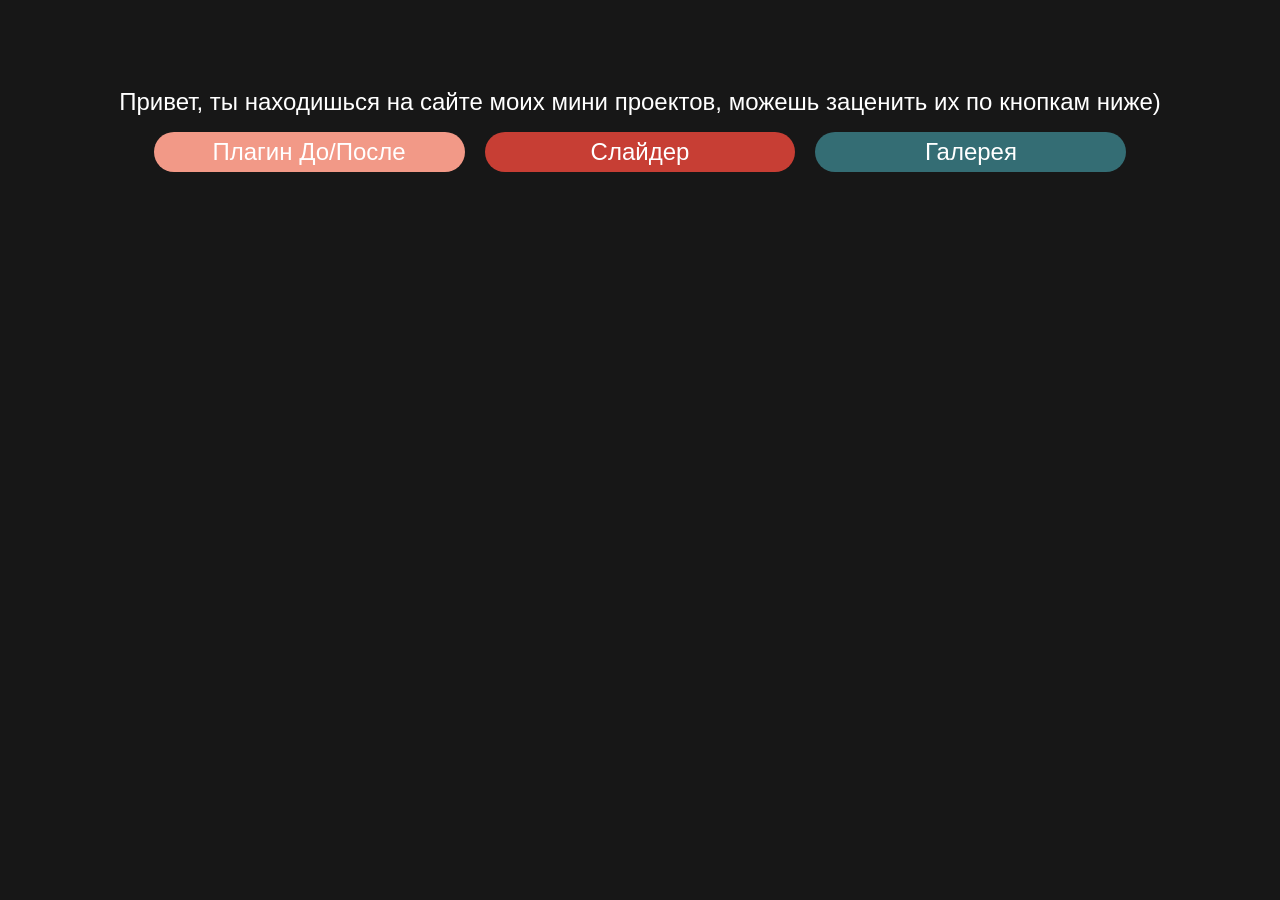
<file: index.html>
<!DOCTYPE html>
<html lang="en">
<head>
    <meta charset="UTF-8">
    <title>MiniProjects</title>
    <link rel="stylesheet" href="styles.css">
</head>
<body>
    <header><h1>Привет, ты находишься на сайте моих мини проектов,
        можешь заценить их по кнопкам ниже)</h1></header>

    <main class="button_manager"></main>
    <script src="index.js" defer type="module"></script>
</body>
</html>
</file>
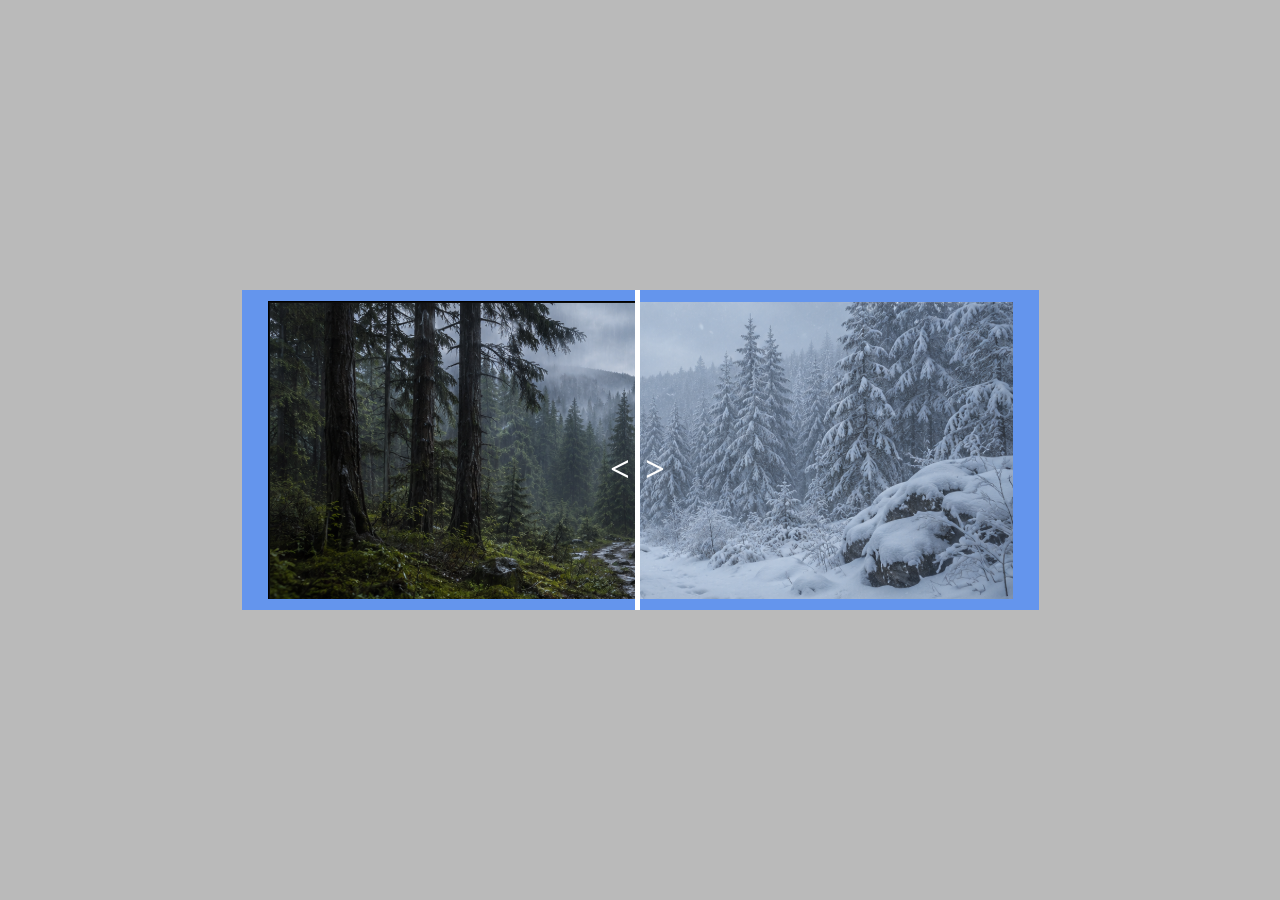
<file: html/beforeAfter.html>
<!DOCTYPE html>
<html lang="en">
<head>
    <meta charset="UTF-8">
    <title>BeforeAfter</title>
    <link rel="stylesheet" href="../styles/beforeAfter_styles.css">
</head>
<body>

    <div id="slider" class="slider"></div>

<script src="../scripts/beforeAfter.js"></script>
</body>
</html>
</file>
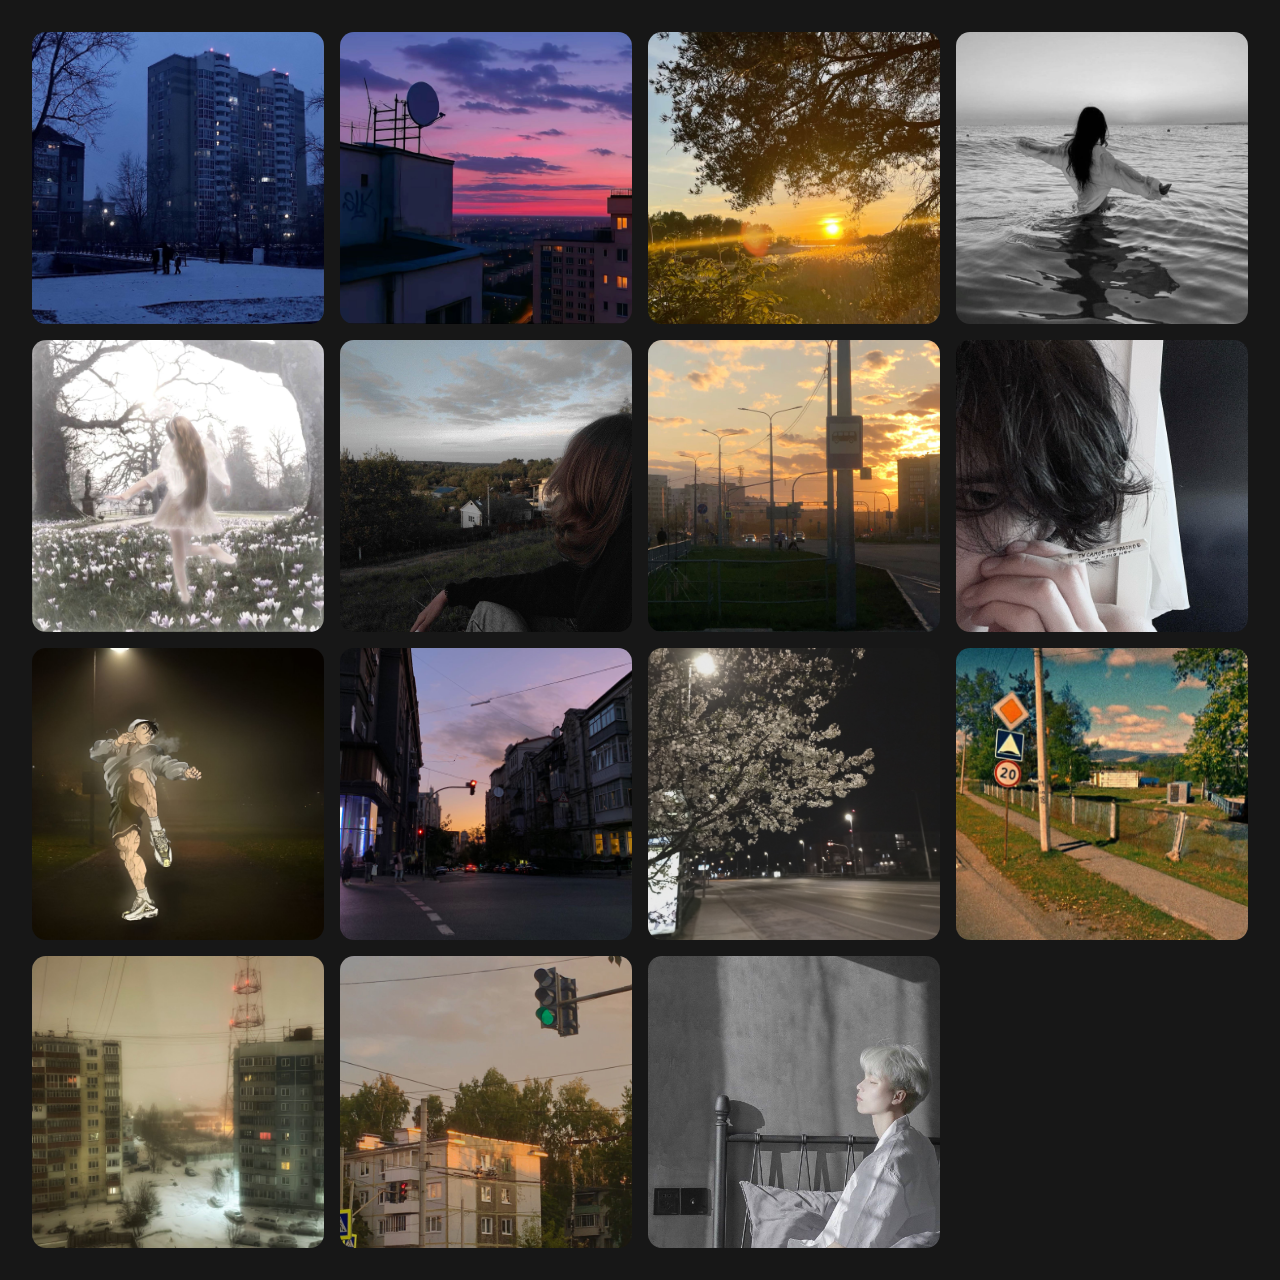
<file: html/lightbox.html>
<!DOCTYPE html>
<html lang="en">
<head>
    <meta charset="UTF-8">
    <meta name="viewport" content="width=device-width, initial-scale=1.0">
    <title>Gallery with lightboxApp</title>
    <link rel="stylesheet" href="/styles/lightbox_styles.css">
</head>

<body>

<div class="gallery"></div>

<div class="lightboxApp hidden">

    <button class="btn lightbox__close">✕</button>
    <button class="btn lightbox__download">↓</button>

    <button class="btn lightbox__back">←</button>

    <div class="lightbox__inner">
        <div class="lightbox__track">
            <img class="lightbox__image prev__image"/>
            <img class="lightbox__image current__image"/>
            <img class="lightbox__image next__image"/>
        </div>

    </div>

    <button class="btn lightbox__next">→</button>

</div>

<script type="module" src="../scripts/lightbox_scripts/lightboxApp.js" defer></script>

</body>
</html>
</file>
<file: styles.css>
*,
*::before,
*::after {
    box-sizing: border-box;
}

body {
    margin: 0;
    min-height: 100vh;
    padding: 32px;

    background: #171717;
    color: #fff;

    font-family: Arial, sans-serif;
}

header {
    display: flex;
    align-items: center;
    justify-content: center;
    flex-direction: column;
    width: 100%;
    margin-top: 40px;

    h1 {
        font-size: 24px;
        text-align: center;
        font-weight: normal;
    }
}

.button_manager {
    display: grid;
    grid-template-columns: 1fr 1fr 1fr;
    grid-gap: 20px;
    width: 80%;
    margin: 0 auto;
}

button {
    display: flex;
    align-items: center;
    justify-content: center;
    flex-direction: column;
    border-radius: 30px;
    border: none;
    height: 40px;
    font-size: 24px;
    transition: .12s ease-in-out;
    color: #fff;
}

button:hover {
    transform: scale(1.04);
}

button:active {
    transform: scale(0.98);
}
</file>
<file: styles/beforeAfter_styles.css>
* {
    box-sizing: border-box;
    margin: 0;
    padding: 0;
}

body {
    display: flex;
    justify-content: center;
    align-items: center;
    width: 100vw;
    height: 100vh;
    background-color: #bababa;
}

.slider {
    position: relative;
    width: 797px;
    height: 320px;
    background-color: cornflowerblue;
    overflow: hidden;
}

.slider__before {
    position: absolute;
    width: 797px;
    height: 320px;
    z-index: 2;
    background: url("../assets/beforeAfter/before.png") no-repeat center center fixed;
}

.slider__after {
    position: absolute;
    width: 797px;
    height: 320px;
    background: url("../assets/beforeAfter/after.png") no-repeat center center fixed;
}

.slider__resize {
    position: absolute;
    top: 0;
    right: 0;
    width: 5px;
    height: 100%;
    background-color: #ffffff;
    cursor: w-resize;
}

.slider__resize:before {
    content: "<";
    position: absolute;
    top: 50%;
    right: 200%;
    color: white;
    font-size: 35px;
    font-weight: bold;
}

.slider__resize:after {
    content: ">";
    position: absolute;
    top: 50%;
    left: 200%;
    color: white;
    font-size: 35px;
    font-weight: bold;
}
</file>
